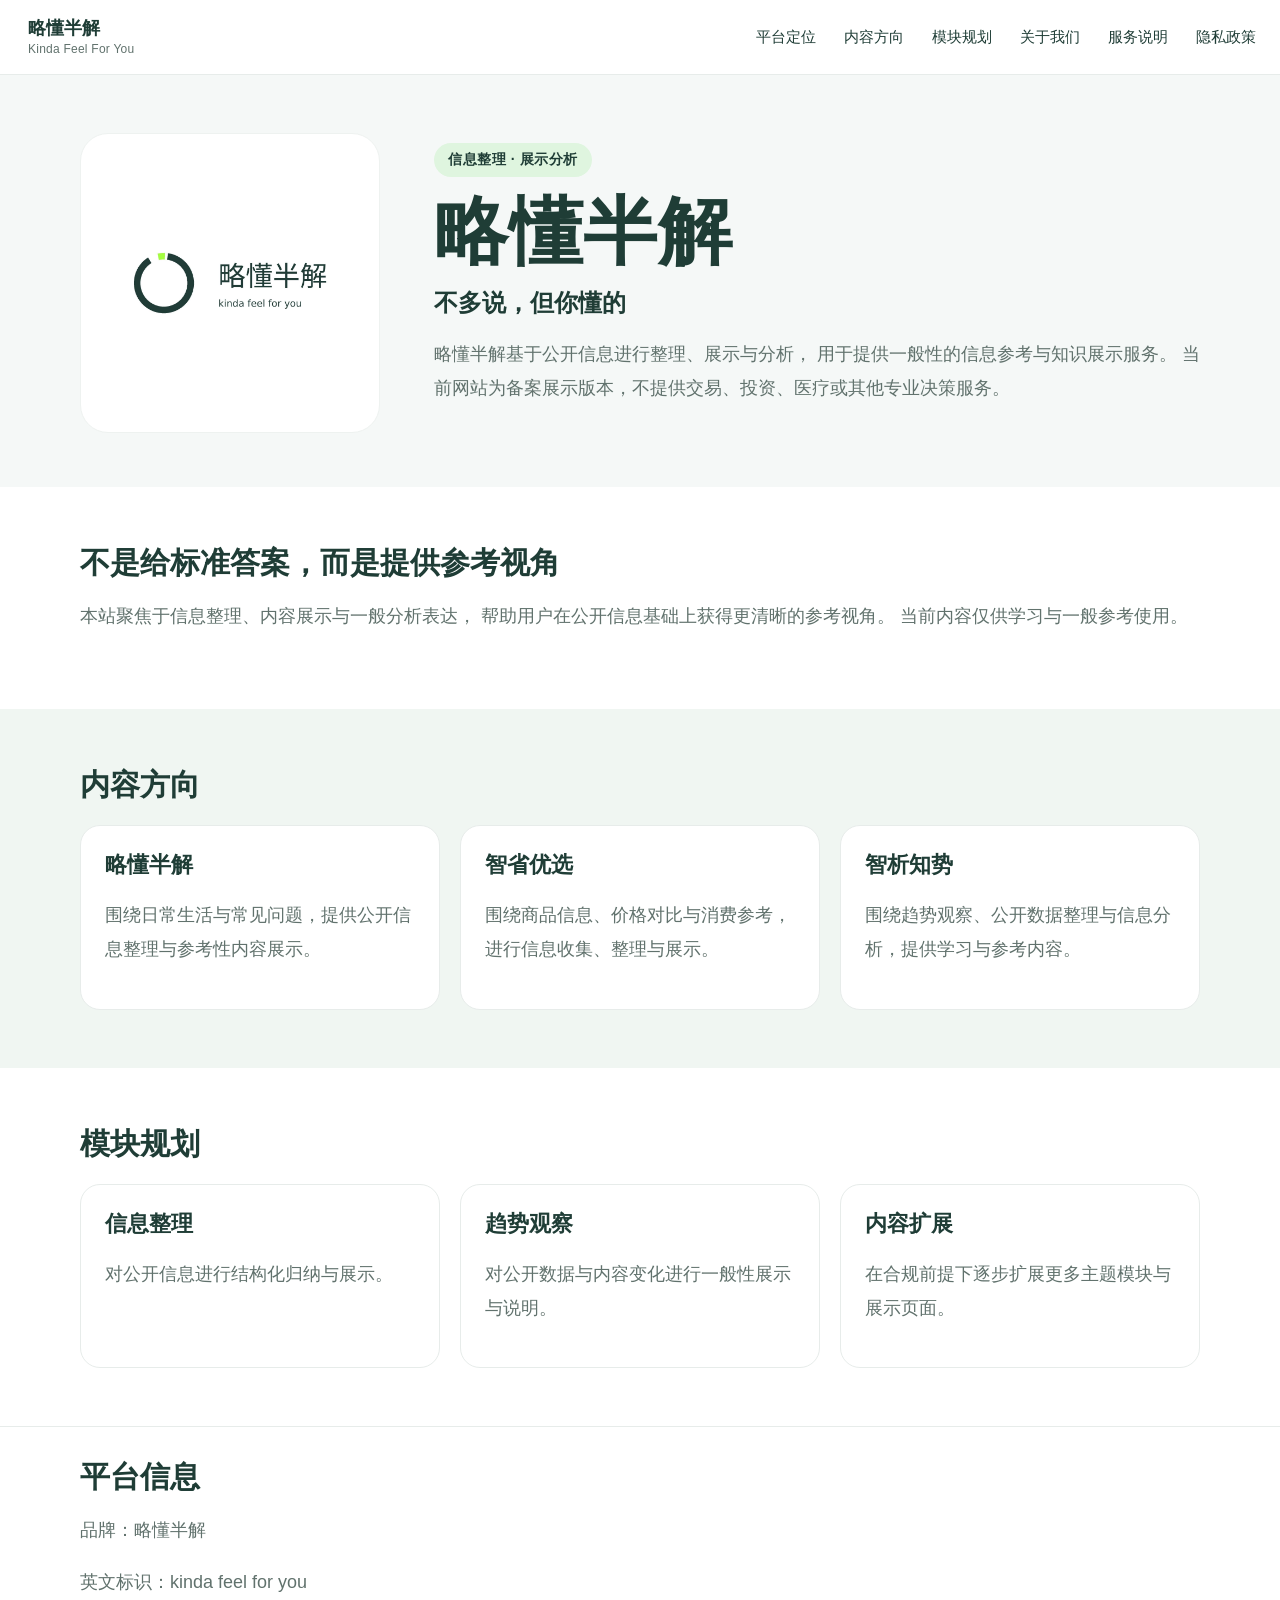
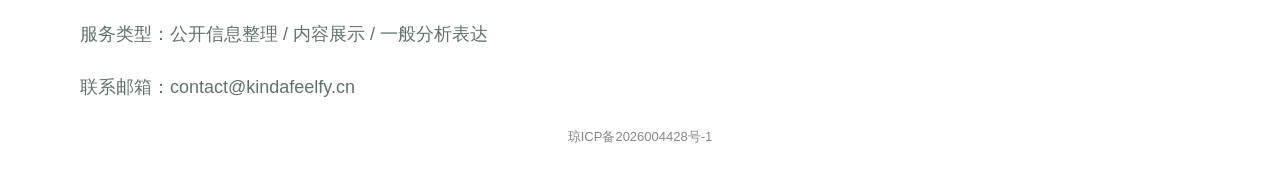
<file: index.html>
<!DOCTYPE html>
<html lang="zh-CN">
<head>
  <meta charset="UTF-8" />
  <meta name="viewport" content="width=device-width, initial-scale=1.0" />
  <title>略懂半解 - kinda feel for you</title>
  <meta name="description" content="略懂半解是一个基于公开信息进行整理、展示与分析的平台，用于提供信息参考与知识展示服务。" />
  <link rel="stylesheet" href="/assets/styles.css?v=4" />
  <link rel="icon" href="/assets/favicon.ico" />
</head>
<body>

<header class="site-header">
  <div class="container nav">
    <div class="brand-wrap">
      <div class="brand">略懂半解</div>
      <div class="brand-sub">Kinda Feel For You</div>
    </div>
    <nav class="menu">
      <a href="#about">平台定位</a>
      <a href="#features">内容方向</a>
      <a href="#future">模块规划</a>
      <a href="/about.html">关于我们</a>
      <a href="/service.html">服务说明</a>
      <a href="/privacy.html">隐私政策</a>
    </nav>
  </div>
</header>

<main>

<section class="hero">
  <div class="container hero-wrap">
    <div class="hero-logo">
      <img src="/assets/logo.jpg" alt="略懂半解 Logo" />
    </div>
    <div class="hero-text">
      <span class="tag">信息整理 · 展示分析</span>
      <h1>略懂半解</h1>
      <p class="subtitle">不多说，但你懂的</p>
      <p class="description">
        略懂半解基于公开信息进行整理、展示与分析，
        用于提供一般性的信息参考与知识展示服务。
        当前网站为备案展示版本，不提供交易、投资、医疗或其他专业决策服务。
      </p>
    </div>
  </div>
</section>

<section id="about" class="section">
  <div class="container">
    <h2>不是给标准答案，而是提供参考视角</h2>
    <p class="section-desc">
      本站聚焦于信息整理、内容展示与一般分析表达，
      帮助用户在公开信息基础上获得更清晰的参考视角。
      当前内容仅供学习与一般参考使用。
    </p>
  </div>
</section>

<section id="features" class="section alt">
  <div class="container">
    <h2>内容方向</h2>
    <div class="cards">
      <div class="card">
        <h3>略懂半解</h3>
        <p>围绕日常生活与常见问题，提供公开信息整理与参考性内容展示。</p>
      </div>
      <div class="card">
        <h3>智省优选</h3>
        <p>围绕商品信息、价格对比与消费参考，进行信息收集、整理与展示。</p>
      </div>
      <div class="card">
        <h3>智析知势</h3>
        <p>围绕趋势观察、公开数据整理与信息分析，提供学习与参考内容。</p>
      </div>
    </div>
  </div>
</section>

<section id="future" class="section">
  <div class="container">
    <h2>模块规划</h2>
    <div class="cards">
      <div class="card">
        <h3>信息整理</h3>
        <p>对公开信息进行结构化归纳与展示。</p>
      </div>
      <div class="card">
        <h3>趋势观察</h3>
        <p>对公开数据与内容变化进行一般性展示与说明。</p>
      </div>
      <div class="card">
        <h3>内容扩展</h3>
        <p>在合规前提下逐步扩展更多主题模块与展示页面。</p>
      </div>
    </div>
  </div>
</section>

</main>

<footer class="site-footer">
  <div class="container">
    <h3>平台信息</h3>
    <p>品牌：略懂半解</p>
    <p>英文标识：kinda feel for you</p>
    <p>服务类型：公开信息整理 / 内容展示 / 一般分析表达</p>
    <p>联系邮箱：contact@kindafeelfy.cn</p>
    <p class="record"></p>
  </div>
<div class="site-icp" style="margin-top:24px;text-align:center;font-size:13px;color:#888;">
  <a href="https://beian.miit.gov.cn/" target="_blank" rel="noopener noreferrer" style="color:#888;text-decoration:none;">
    琼ICP备2026004428号-1
  </a>
</div>
</footer>

</body>
</html>
</file>
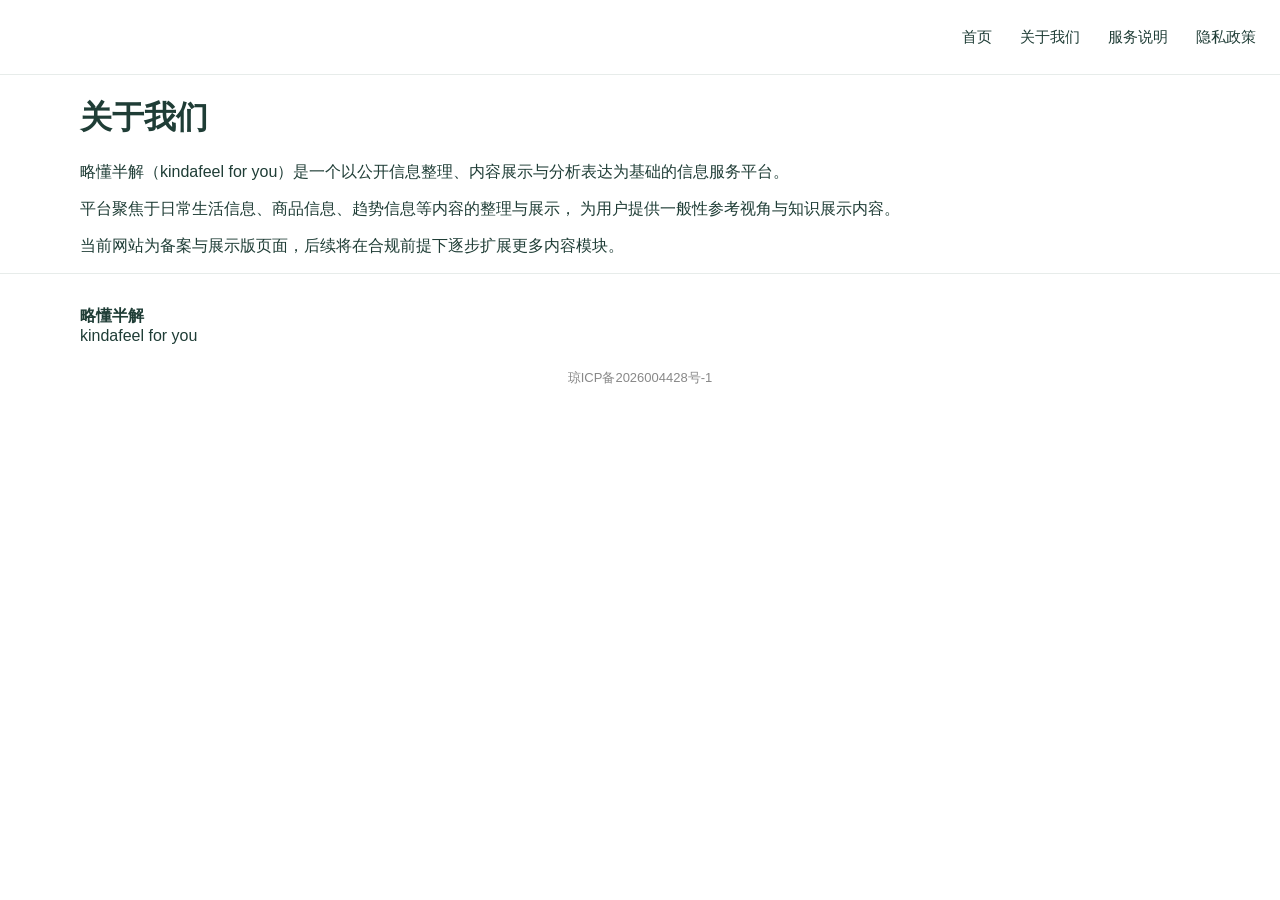
<file: about.html>
<!DOCTYPE html>
<html lang="zh-CN">
<head>
  <meta charset="UTF-8" />
  <meta name="viewport" content="width=device-width, initial-scale=1.0" />
  <title>关于我们 | 略懂半解</title>
  <link rel="stylesheet" href="/assets/styles.css" />
  <link rel="icon" href="/assets/favicon.ico">
</head>
<body>
  <header class="site-header">
    <div class="container nav">
      <nav class="menu">
        <a href="/">首页</a>
        <a href="/about.html">关于我们</a>
        <a href="/service.html">服务说明</a>
        <a href="/privacy.html">隐私政策</a>
      </nav>
    </div>
  </header>

  <main class="page">
    <div class="container narrow">
      <h1>关于我们</h1>
      <p>
        略懂半解（kindafeel for you）是一个以公开信息整理、内容展示与分析表达为基础的信息服务平台。
      </p>
      <p>
        平台聚焦于日常生活信息、商品信息、趋势信息等内容的整理与展示，
        为用户提供一般性参考视角与知识展示内容。
      </p>
      <p>
        当前网站为备案与展示版页面，后续将在合规前提下逐步扩展更多内容模块。
      </p>
    </div>
  </main>

  <footer class="site-footer">
    <div class="container footer-inner">
      <div><strong>略懂半解</strong><br />kindafeel for you</div>
    </div>
  <div class="site-icp" style="margin-top:24px;text-align:center;font-size:13px;color:#888;">
  <a href="https://beian.miit.gov.cn/" target="_blank" rel="noopener noreferrer" style="color:#888;text-decoration:none;">
    琼ICP备2026004428号-1
  </a>
</div>
</footer>
</body>
</html>
</file>
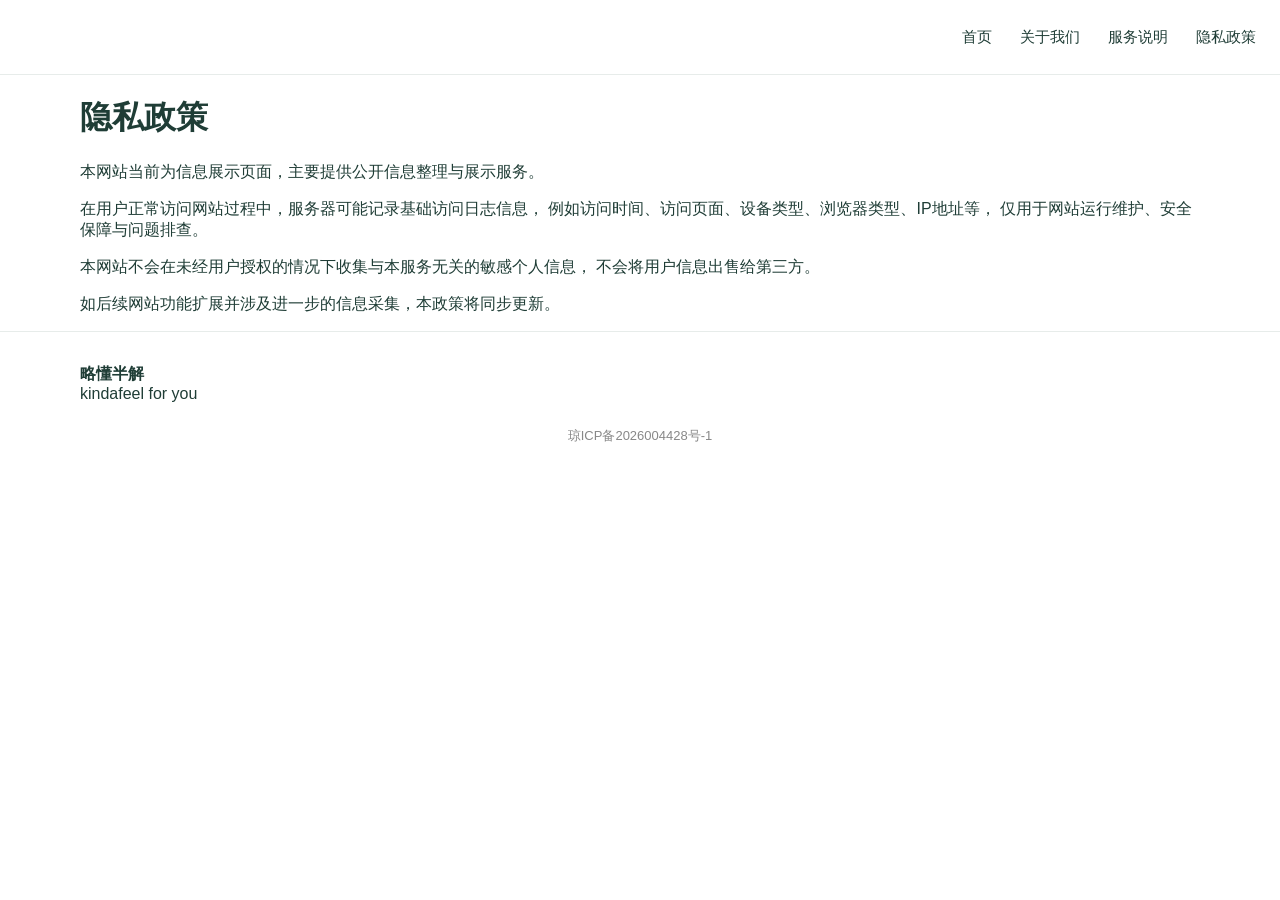
<file: privacy.html>
<!DOCTYPE html>
<html lang="zh-CN">
<head>
  <meta charset="UTF-8" />
  <meta name="viewport" content="width=device-width, initial-scale=1.0" />
  <title>隐私政策 | 略懂半解</title>
  <link rel="stylesheet" href="/assets/styles.css" />
  <link rel="icon" href="/assets/favicon.ico">
</head>
<body>
  <header class="site-header">
    <div class="container nav">
      <nav class="menu">
        <a href="/">首页</a>
        <a href="/about.html">关于我们</a>
        <a href="/service.html">服务说明</a>
        <a href="/privacy.html">隐私政策</a>
      </nav>
    </div>
  </header>

  <main class="page">
    <div class="container narrow">
      <h1>隐私政策</h1>
      <p>
        本网站当前为信息展示页面，主要提供公开信息整理与展示服务。
      </p>
      <p>
        在用户正常访问网站过程中，服务器可能记录基础访问日志信息，
        例如访问时间、访问页面、设备类型、浏览器类型、IP地址等，
        仅用于网站运行维护、安全保障与问题排查。
      </p>
      <p>
        本网站不会在未经用户授权的情况下收集与本服务无关的敏感个人信息，
        不会将用户信息出售给第三方。
      </p>
      <p>
        如后续网站功能扩展并涉及进一步的信息采集，本政策将同步更新。
      </p>
    </div>
  </main>

  <footer class="site-footer">
    <div class="container footer-inner">
      <div><strong>略懂半解</strong><br />kindafeel for you</div>
    </div>
  <div class="site-icp" style="margin-top:24px;text-align:center;font-size:13px;color:#888;">
  <a href="https://beian.miit.gov.cn/" target="_blank" rel="noopener noreferrer" style="color:#888;text-decoration:none;">
    琼ICP备2026004428号-1
  </a>
</div>
</footer>
</body>
</html>
</file>
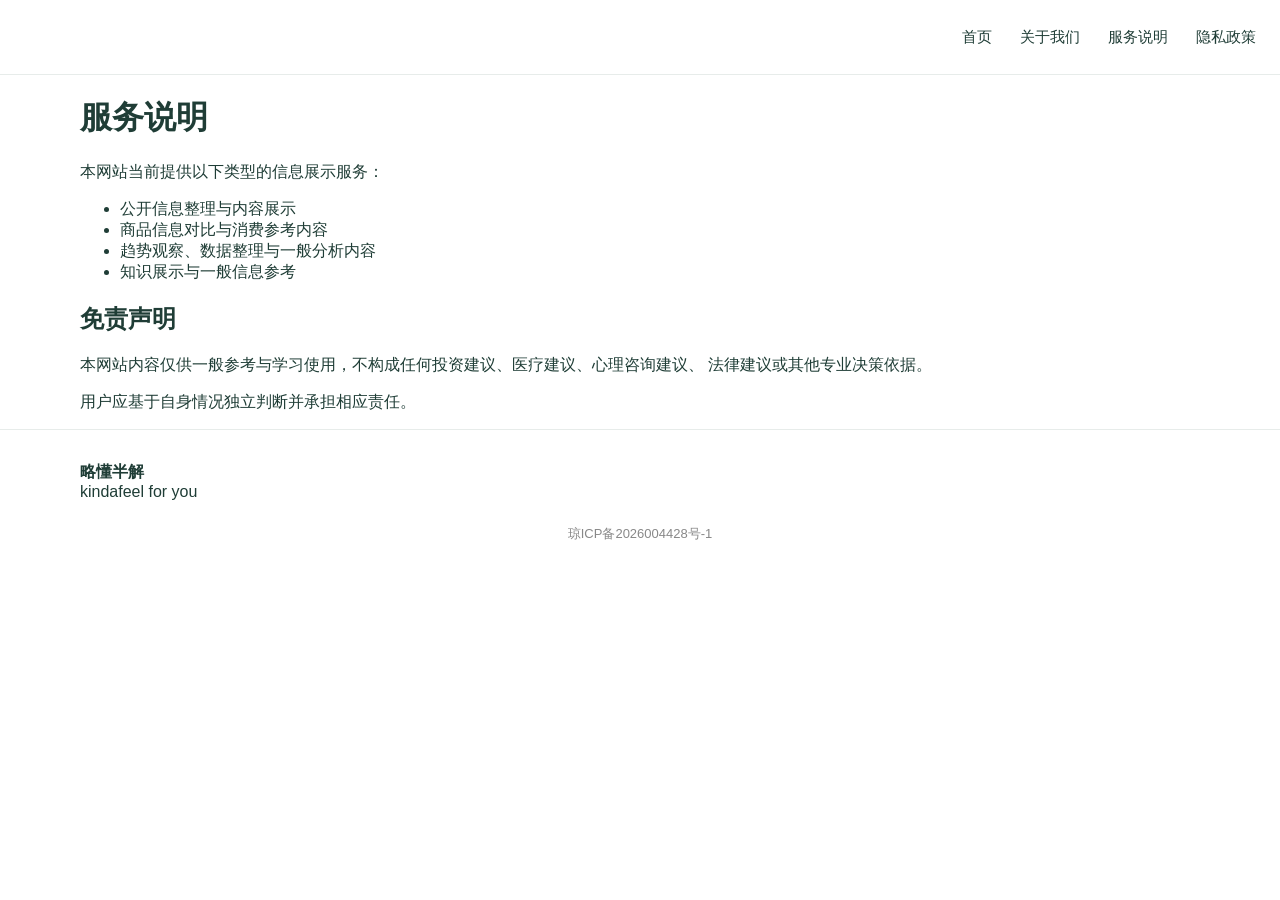
<file: service.html>
<!DOCTYPE html>
<html lang="zh-CN">
<head>
  <meta charset="UTF-8" />
  <meta name="viewport" content="width=device-width, initial-scale=1.0" />
  <title>服务说明 | 略懂半解</title>
  <link rel="stylesheet" href="/assets/styles.css" />
  <link rel="icon" href="/assets/favicon.ico">
</head>
<body>
  <header class="site-header">
    <div class="container nav">
      <nav class="menu">
        <a href="/">首页</a>
        <a href="/about.html">关于我们</a>
        <a href="/service.html">服务说明</a>
        <a href="/privacy.html">隐私政策</a>
      </nav>
    </div>
  </header>

  <main class="page">
    <div class="container narrow">
      <h1>服务说明</h1>
      <p>本网站当前提供以下类型的信息展示服务：</p>
      <ul class="list">
        <li>公开信息整理与内容展示</li>
        <li>商品信息对比与消费参考内容</li>
        <li>趋势观察、数据整理与一般分析内容</li>
        <li>知识展示与一般信息参考</li>
      </ul>

      <h2>免责声明</h2>
      <p>
        本网站内容仅供一般参考与学习使用，不构成任何投资建议、医疗建议、心理咨询建议、
        法律建议或其他专业决策依据。
      </p>
      <p>
        用户应基于自身情况独立判断并承担相应责任。
      </p>
    </div>
  </main>

  <footer class="site-footer">
    <div class="container footer-inner">
      <div><strong>略懂半解</strong><br />kindafeel for you</div>
    </div>
  <div class="site-icp" style="margin-top:24px;text-align:center;font-size:13px;color:#888;">
  <a href="https://beian.miit.gov.cn/" target="_blank" rel="noopener noreferrer" style="color:#888;text-decoration:none;">
    琼ICP备2026004428号-1
  </a>
</div>
</footer>
</body>
</html>
</file>
<file: assets/styles.css>
:root {
  --bg: #ffffff;
  --text: #1F3D36;
  --muted: #61726d;
  --line: #e7ecea;
  --soft: #f5f8f7;
  --soft-2: #f0f6f2;
  --accent: #A3FF3F;
  --max: 1120px;
}

* {
  box-sizing: border-box;
}

html, body {
  margin: 0;
  padding: 0;
  background: var(--bg);
  color: var(--text);
  font-family: -apple-system, BlinkMacSystemFont, "PingFang SC", "Hiragino Sans GB",
    "Microsoft YaHei", "Noto Sans CJK SC", sans-serif;
}

a {
  color: var(--text);
  text-decoration: none;
}

/* ✅ 全局左右留白增强 */
.container {
  width: min(var(--max), calc(100% - 64px));
  margin: 0 auto;
}

.site-header {
  border-bottom: 1px solid var(--line);
  background: rgba(255,255,255,0.96);
}

/* ✅ 核心修复：header不贴边 */
.nav {
  min-height: 74px;
  display: flex;
  align-items: center;
  width: 100%;
  padding: 0 24px;
}

/* ✅ 品牌微调 */
.brand-wrap {
  display: flex;
  flex-direction: column;
  gap: 2px;
  padding-left: 4px;
}

.brand {
  font-size: 18px;
  font-weight: 700;
  color: var(--text);
  line-height: 1.2;
}

.brand-sub {
  font-size: 12px;
  color: var(--muted);
  line-height: 1.2;
  letter-spacing: 0.02em;
}

.menu {
  margin-left: auto;
  display: flex;
  gap: 28px;
  font-size: 15px;
}

.hero {
  padding: 58px 0 54px;
  background: var(--soft);
}

.hero-wrap {
  display: grid;
  grid-template-columns: 300px minmax(0, 1fr);
  gap: 54px;
  align-items: center;
}

.hero-logo {
  width: 100%;
  aspect-ratio: 1 / 1;
  background: #ffffff;
  border: 1px solid #eef2f0;
  border-radius: 28px;
  display: flex;
  align-items: center;
  justify-content: center;
}

.hero-logo img {
  width: 72%;
  height: auto;
  display: block;
  object-fit: contain;
}

.hero-text {
  min-width: 0;
}

.tag {
  display: inline-block;
  margin: 0 0 16px;
  padding: 8px 14px;
  border-radius: 999px;
  background: #dff5df;
  color: var(--text);
  font-size: 14px;
  font-weight: 600;
  letter-spacing: 0.04em;
}

.hero h1 {
  margin: 0 0 16px;
  font-size: clamp(44px, 6vw, 74px);
  line-height: 1.05;
  font-weight: 800;
  letter-spacing: 0.01em;
}

.subtitle {
  margin: 0 0 18px;
  font-size: 24px;
  font-weight: 700;
  color: var(--text);
}

.description,
.section-desc,
.card p,
.site-footer p {
  font-size: 18px;
  line-height: 1.9;
  color: var(--muted);
}

.section {
  padding: 58px 0;
}

.section.alt {
  background: var(--soft-2);
}

.section h2,
.site-footer h3 {
  margin: 0 0 18px;
  font-size: 30px;
  line-height: 1.2;
  color: var(--text);
}

.cards {
  display: grid;
  grid-template-columns: repeat(3, minmax(0, 1fr));
  gap: 20px;
  margin-top: 22px;
}

.card {
  background: #fff;
  border: 1px solid var(--line);
  border-radius: 20px;
  padding: 24px;
}

.card h3 {
  margin: 0 0 12px;
  font-size: 22px;
  color: var(--text);
}

.site-footer {
  border-top: 1px solid var(--line);
  padding: 32px 0 48px;
  background: #fff;
}

.record {
  margin-top: 16px;
  font-size: 14px;
  color: #87958f;
}

@media (max-width: 900px) {
  .nav {
    flex-direction: column;
    align-items: flex-start;
    gap: 14px;
    padding: 16px 24px;
  }

  .menu {
    margin-left: 0;
    flex-wrap: wrap;
    gap: 14px;
  }

  .hero-wrap {
    grid-template-columns: 1fr;
    gap: 28px;
  }

  .hero-logo {
    max-width: 320px;
  }

  .cards {
    grid-template-columns: 1fr;
  }

  .hero {
    padding: 42px 0 40px;
  }

  .subtitle {
    font-size: 22px;
  }
}
</file>
